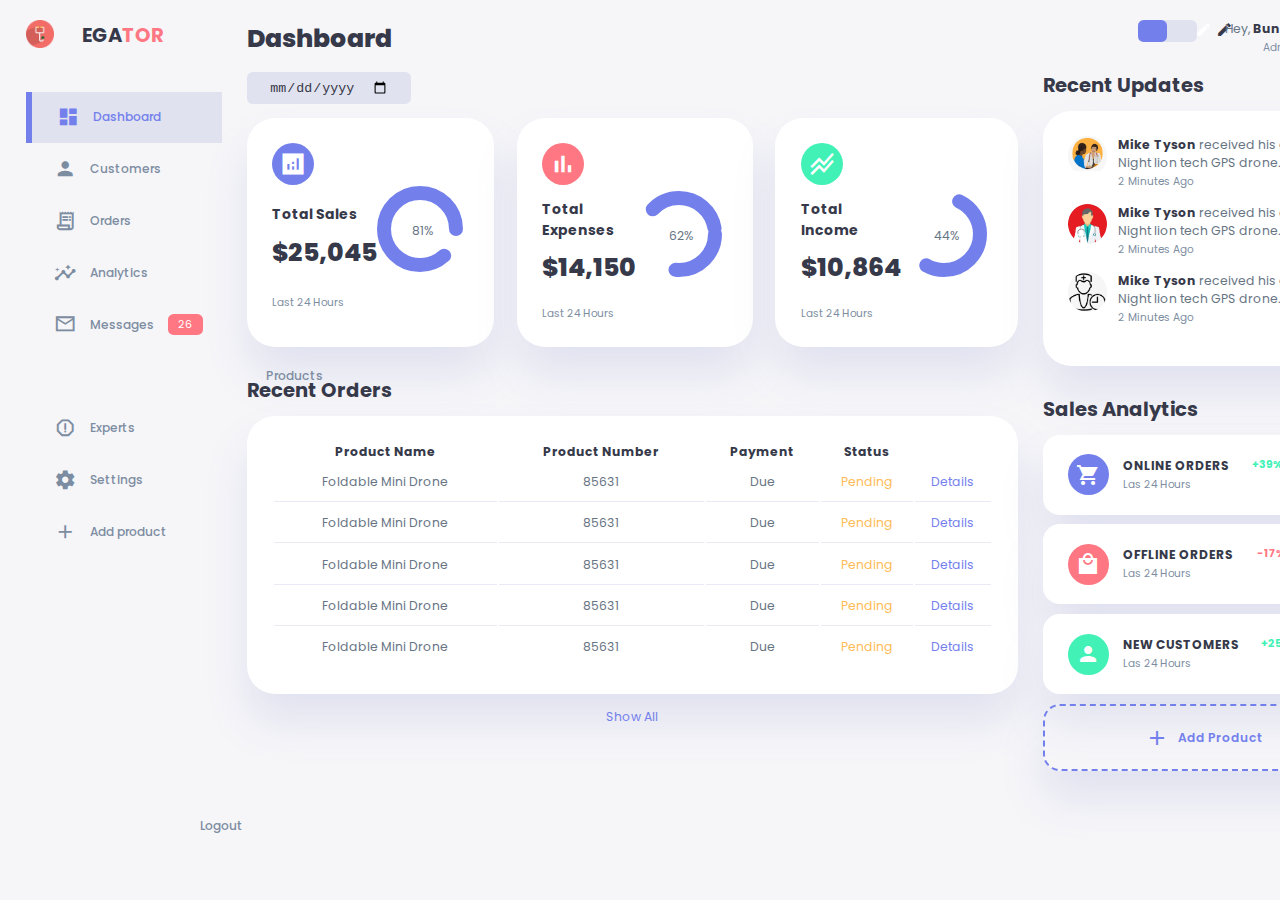
<file: index.html>
<!DOCTYPE html>
<html lang="en">
<head>
    <meta charset="UTF-8">
    <meta http-equiv="X-UA-Compatible" content="IE=edge">
    <meta name="viewport" content="width=device-width, initial-scale=1.0">
    <title>Document</title>
    
    <!--Material icon-->
    
    <link href="https://fonts.googleapis.com/icon?family=Material+Icons+Sharp"
    rel="stylesheet">
    
    <!--Stylesheet-->
    <link rel="stylesheet" href="egator2.css">
</head>
<body>
    <div class="container">
        <aside>
            <div class="top">
                <div class="logo">
                    <img src="images/doctor-icon.png" alt="logo">
                    <h2>EGA<span class="danger">TOR</span></h2>
                </div>
                <div class="close" id="close-btn">
                    <span class="material-icons-sharp">
                        close
                    </span>
                </div>
            </div> 
            <div class="sidebar">
                <a href="#" class="active">
                    <span class="material-icons-sharp">
                        dashboard
                    </span>
                    <h3>Dashboard</h3>
                </a>
                <a href="#">
                    <span class="material-icons-sharp">
                        person
                    </span>
                    <h3>Customers</h3>
                </a>
                <a href="#">
                    <span class="material-icons-sharp">
                        receipt_long
                    </span>
                    <h3>Orders</h3>
                </a>
                <a href="#">
                    <span class="material-icons-sharp">
                        insights
                    </span>
                    <h3>Analytics</h3>
                </a>
                <a href="#">
                    <span class="material-icons-sharp">
                        mail_outline
                    </span>
                    <h3>Messages</h3>
                    <span class="message-count">26</span>
                </a>
                <a href="#">
                    <span class="material-icons-sharp">
                        inventory
                    </span>
                    <h3>Products</h3>
                </a>
                <a href="#">
                    <span class="material-icons-sharp">
                        report_gmailerrorred
                    </span>
                    <h3>Experts</h3>
                </a>
                <a href="#">
                    <span class="material-icons-sharp">
                        settings
                    </span>
                    <h3>Settings</h3>
                </a>
                <a href="#">
                    <span class="material-icons-sharp">
                        add
                    </span>
                    <h3>Add product</h3>
                </a>
                <a href="#">
                    <span class="material-icons-sharp">
                        logout
                    </span>
                    <h3>Logout</h3>
                </a> 
            </div>
        </aside>
        <!-- end of aside -->
        <main>
            <h1>Dashboard</h1>
            <div class="date">
                <input type="date">
            </div>
            <div class="insight">
                <div class="sales">
                    <span class="material-icons-sharp">analytics</span>
                    <div class="middle">
                        <div class="left">
                            <h3>Total Sales</h3>
                            <h1>$25,045</h1>
                        </div>
                        <div class="progress">
                            <svg>
                                <circle cx='38' cy='39' r='36'></circle>
                            </svg>
                            <div class="number">
                                <p>81%</p>
                            </div>
                        </div>
                    </div>
                    <small class="text-muted">Last 24 Hours</small>
                </div>
                <!-- end of sales -->
                <div class="expenses">
                    <span class="material-icons-sharp" >bar_chart</span>
                    <div class="middle">
                        <div class="left">
                            <h3>Total Expenses</h3>
                            <h1>$14,150</h1>
                        </div>
                        <div class="progress">
                            <svg>
                                <circle cx='38' cy='39' r='36'></circle>
                            </svg>
                            <div class="number">
                                <p>62%</p>
                            </div>
                        </div>
                    </div>
                    <small class="text-muted">Last 24 Hours</small>
                </div>
                <!-- end of expenses -->
                <div class="income">
                    <span class="material-icons-sharp">stacked_line_chart</span>
                    <div class="middle">
                        <div class="left">
                            <h3>Total Income</h3>
                            <h1>$10,864</h1>
                        </div>
                        <div class="progress">
                            <svg>
                                <circle cx='38' cy='39' r='36'></circle>
                            </svg>
                            <div class="number">
                                <p>44%</p>
                            </div>
                        </div>
                    </div>
                    <small class="text-muted">Last 24 Hours</small>
                </div>
                <!-- end of income -->
            </div>
            <!-- -------------------end of insight----------------- -->
            <div class="recent-orders">
                <h2>Recent Orders</h2>
                <table>
                    <thead>
                        <tr>
                            <th>Product Name</th>
                            <th>Product Number</th>
                            <th>Payment</th>
                            <th>Status</th>
                            <th></th>
                        </tr>
                    </thead>
                    <tbody>
                        <tr>
                            <td>Foldable Mini Drone</td>
                            <td>85631</td>
                            <td>Due</td>
                            <td class="warning">Pending</td>
                            <td class="primary">Details</td>
                        </tr>
                        <tr>
                            <td>Foldable Mini Drone</td>
                            <td>85631</td>
                            <td>Due</td>
                            <td class="warning">Pending</td>
                            <td class="primary">Details</td>
                        </tr>
                        <tr>
                            <td>Foldable Mini Drone</td>
                            <td>85631</td>
                            <td>Due</td>
                            <td class="warning">Pending</td>
                            <td class="primary">Details</td>
                        </tr>
                        <tr>
                            <td>Foldable Mini Drone</td>
                            <td>85631</td>
                            <td>Due</td>
                            <td class="warning">Pending</td>
                            <td class="primary">Details</td>
                        </tr>
                        <tr>
                            <td>Foldable Mini Drone</td>
                            <td>85631</td>
                            <td>Due</td>
                            <td class="warning">Pending</td>
                            <td class="primary">Details</td>
                        </tr>
                    </tbody>
                </table>
                <a href="#">Show All</a>
            </div>
        </main>
        <!-- -------------END OF MAIN--------------- -->
        <div class="right">
            <div class="top">
                <button id="menu-btn">
                    <span class="material-icons-sharp">menu</span>
                </button>
                <div class="theme-toggler">
                    <span class="material-icons-sharp active">light_mode</span>
                    <span class="material-icons-sharp">dark_mode</span>
                </div>
                <div class="profile">
                    <div class="info">
                        <p>Hey, <b>Bunmi</b></p>
                        <small class="text-muted">Admin</small>
                    </div>
                    <div class="profile-photo">
                        <img src="images/bunmi.jpg" alt="logo"> 
                    </div>
                </div>
            </div>
            <!-- END OF TOP -->
          <div class="recent-updates">
              <h2>Recent Updates</h2>
              <div class="updates">
                  <div class="update">
                    <div class="profile-photo">
                        <img src="images/images (6).jpg" alt="logo"> 
                    </div>
                    <div class="message">
                        <p><b>Mike Tyson</b> received his order of Night lion tech GPS drone.</p>
                        <small class="text-muted">2 Minutes Ago</small>
                    </div>
                  </div>
                  <div class="update">
                    <div class="profile-photo">
                        <img src="images/images (15).jpg" alt="logo"> 
                    </div>
                    <div class="message">
                        <p><b>Mike Tyson</b> received his order of Night lion tech GPS drone.</p>
                        <small class="text-muted">2 Minutes Ago</small>
                    </div>
                  </div>
                  <div class="update">
                    <div class="profile-photo">
                        <img src="images/images.png" alt="logo"> 
                    </div>
                    <div class="message">
                        <p><b>Mike Tyson</b> received his order of Night lion tech GPS drone.</p>
                        <small class="text-muted">2 Minutes Ago</small>
                    </div>
                  </div>
              </div>
          </div>
          <!-- ----------------END OF RECENT UPDATES----------------- -->
          <div class="sales-analytics">
              <h2>Sales Analytics</h2>
              <div class="item online">
                  <div class="icon">
                    <span class="material-icons-sharp">shopping_cart</span>
                  </div>
                  <div class="right">
                      <div class="info">
                          <h3>ONLINE ORDERS</h3> 
                          <small class="text-muted">Las 24 Hours</small>
                      </div>
                      <h5 class="success">+39%</h5>
                      <h3>3849</h3>
                  </div>
              </div>
              <div class="item offline">
                <div class="icon">
                  <span class="material-icons-sharp">local_mall</span>
                </div>
                <div class="right">
                    <div class="info">
                        <h3>OFFLINE ORDERS</h3> 
                        <small class="text-muted">Las 24 Hours</small>
                    </div>
                    <h5 class="danger">-17%</h5>
                    <h3>1100</h3>
                </div>
            </div>
            <div class="item customers">
                <div class="icon">
                  <span class="material-icons-sharp">person</span>
                </div>
                <div class="right">
                    <div class="info">
                        <h3>NEW CUSTOMERS</h3> 
                        <small class="text-muted">Las 24 Hours</small>
                    </div>
                    <h5 class="success">+25%</h5>
                    <h3>849</h3>
                </div>
            </div>
            <div class="item add-product">
                <div>
                    <span class="material-icons-sharp">add</span>
                    <h3>Add Product</h3>
                </div>
            </div>
          </div>
        </div>
    </div>
    <script src="egatororders.js"></script>
    <script src="egator.js"></script>
</body>
</html>
</file>
<file: egator2.css>
@import url('https://fonts.googleapis.com/css2?family=Poppins:wght@300;400;500;600;700;800&display=swap');


/*ROOT VARIABLEs*/
:root{
    --color-primary: #7380ec;
    --color-danger: #ff7782;
    --color-success: #41f1b6;
    --color-warning: #ffbb55;
    --color-white: #fff;
    --color-info-dark: #7d8da1;
    --color-info-light: #dce1eb;
    --color-dark: #363949;
    --color-light: rgba(132, 139, 200, 0.18);
    --color-primary-variant: #111e88;
    --color-dark-variant: #677483;
    --color-background: #f6f6f9;

    --card-border-radius: 2rem;
    --border-radius-1: 0.4rem;
    --border-radius-2: 0.8rem;
    --border-radius-3: 1.2rem;

    --card-padding: 1.8rem;
    --padding-1: 1.2rem;


    --box-shadow: 0 2rem 3rem var(--color-light);

}

/* ****************DARK THEME*********************** */

.dark-theme-variables{
    --color-background: #181a1e;
    --color-white: #202528;
    --color-dark: #edeffd;
    --color-dark-variant: #a3bdcc;
    --color-light: rgba(0, 0, 0, 0.4);
    --box-shadow: 0 2rem 3rem var(--color-light);
}

*{ 
    margin: 0;
    padding: 0;
    outline: 0;
    appearance: none;
    border: 0;
    text-decoration: none;
    list-style: none;
    box-sizing: border-box;    
}

html{
    font-size: 14px;

}

body{
    width: 100vw;
    height: 100vh;
    font-family: poppins, sans-serif;
    font-size: 0.88rem;
    background: var(--color-background);
    user-select: none;
    overflow-x: hidden;
    color: var(--color-dark);
}

.container{
    display: grid;
    width: 96%;
    margin: 0 auto;
    gap: 1.8rem;
    grid-template-columns: 14rem auto 23rem;
}

a{
    color: var(--color-dark);
}

img{
    display: block;
    width: 100%;
}

h1{
    font-weight: 800;
    font-size: 1.8rem;
}

h2{
    font-size: 1.4rem;
}

h3{
    font-size: 0.87rem;
}

h4{
    font-size: 00.8rem;
}

h5{
    font-size: 0.77rem;
}

small{
    font-size: 0.75rem;
}

.profile-photo{
    width: 2.8rem;
    height: 2.8rem;
    border-radius: 50%;
    overflow: hidden;
}

.text-muted{
    color: var(--color-info-dark);
}

p{
    color: var(--color-dark-variant);
}

b{
    color: var(--color-dark);
}

.primary{
    color: var(--color-primary);
}

.danger{
    color: var(--color-danger);
}

.success{
    color: var(--color-success);
}

.warning{
    color: var(--color-warning);
}

aside{
    height: 100vh;
    /* background: gray; */
}

aside .top{
    /* background: white; */
    display: flex;
    align-items: center;
    justify-content: space-between;
    margin-top: 1.4rem;
}

aside .logo{
    display: flex;
    gap: 2rem;
}

aside .logo img{
    width: 2rem;
    height: 2rem;
}

aside .close{
    display: none;
}

/* SIDEBAR */

aside .sidebar{ 
    display: flex;
    flex-direction: column;
    height: 86vh;
    position: relative;
    top: 3rem;
}

aside h3{
    font-weight: 500;
}

aside .sidebar a{
    display: flex;
    color: var(--color-info-dark);
    margin-left: 2rem;
    gap: 1rem;
    align-items: center;
    position: relative;
    height: 3.7rem;
    transition: all 300ms ease;
}

aside .sidebar a span{
    font-size: 1.6rem;
    transition: all 300ms ease;
}

aside .sidebar a:last-child{
    position: absolute;
    bottom: 1rem;
    width: 100%;
}

aside .sidebar a.active{
    background: var(--color-light);
    color: var(--color-primary);
    margin-left: 0;
}

aside .sidebar a.active:before{
   content: "";
   width: 6px;
   height: 100%;
   background: var(--color-primary);
}

aside .sidebar a.active span{
    color: var(--color-primary);
    margin-left: calc(1rem - 3px)
}

aside .sidebar a:hover{
    color: var(--color-primary);
}

aside .sidebar a:hover span{
    margin-left: 1rem;
}

aside .sidebar .message-count{
    background: var(--color-danger);
    color: var(--color-white);
    padding: 2px 10px;
    font-size: 11px;
    border-radius: var(--border-radius-1);
}

/* ****************** main ******************** */

main{
    margin-top: 1.4rem;
}

main .date{
    display: inline-block;
    background: var(--color-light);
    border-radius: var(--border-radius-1);
    margin-top: 1rem;
    padding: 0.5rem 1.6rem;
}

main .date input[type='date']{
    background: transparent;
    color: var(--color-dark);
}

main .insight{
    display: grid;
    grid-template-columns: repeat(3, 1fr);
    gap: 1.6rem;
}

main .insight > div{
    background: var(--color-white);
    padding: var(--card-padding);
    border-radius: var(--card-border-radius);
    margin-top: 1rem;
    box-shadow: var(--box-shadow);
    transition: all 300ms ease;
}

main .insight > div:hover{
    box-shadow: none;
}

main .insight > div span{
    background: var(--color-primary);
    padding: 0.5rem;
    border-radius: 50%;
    color: var(--color-white);
    font-size: 2rem;
}

main .insight .expenses span{
    background: var(--color-danger);
}

main .insight .income span{
    background: var(--color-success);
}

main .insight .middle{
    display: flex;
    align-items: center;
    justify-content: space-between;
}

main .insight h3{
    margin: 1rem 0 0.6rem;
    font-size: 1rem;
}

main .insight .progress{
    position: relative;
    width: 92px;
    height: 92px;
    border-radius: 50%;
}

main .insight svg{
    width: 7rem;
    height: 7rem;
}

main .insight svg circle{
    fill: none;
    stroke: var(--color-primary);
    stroke-width: 14;
    stroke-linecap: round;
    transform: translate(5px, 5px);
    
}

main .insight .sales svg circle{
    stroke-dashoffset: -30;
    stroke-dasharray: 200;
}

main .insight .expenses svg circle{
    stroke-dashoffset: 20;
    stroke-dasharray: 80;
}

main .insight .income svg circle{
    stroke-dashoffset: 35;
    stroke-dasharray: 110;
}

main .insight .progress .number{
    position: absolute;
    top: 0;
    left: 0;
    height: 100%;
    width: 100%;
    display: flex;
    align-items: center;
    justify-content: center;
}

main .insight small{
    margin-top: 1.3rem;
    display: block;
}

/* *****************RECENT ORDERS********************* */

main .recent-orders{
    margin-top: 2rem;
}

main .recent-orders h2{
    margin-bottom: 0.8rem;
}

main .recent-orders table{
    background: var(--color-white);
    width: 100%;
    border-radius: var(--card-border-radius);
    padding: var(--card-padding);
    text-align: center;
    box-shadow: var(--box-shadow);
    transition: all 300ms ease;
}

main .recent-orders table:hover{
    box-shadow: none;
}

main table tbody td{
    height: 2.8rem;
    border-bottom: 1px solid var(--color-light);
    color: var(--color-dark-variant);
}

main table tbody tr:last-child td{
border: none;
}

main .recent-orders a{
    text-align: center;
    display: block;
    margin: 1rem auto;
    color: var(--color-primary);
}

/* ******RIGHT****** */

.right{
    margin-top: 1.4rem;
}

.right .top{
    display: flex;
    justify-content: end;
    gap: 2rem;    
} 

.right .top button{
    display: none;
}

.right .theme-toggler{
    background: var(--color-light);
    
    display: flex;
    justify-content: space-between;
    align-items: center;
    height: 1.6rem;
    width: 4.2rem;
    cursor: pointer;
    border-radius: var(--border-radius-1);
}

.right .theme-toggler span{
    font-size: 1.2rem;
    width: 50%;
    height: 100%;
    display: flex;
    align-items: center;
    justify-content: center;
}

.right .theme-toggler span.active{
    background: var(--color-primary);
    color: white;
    border-radius: var(--border-radius-1);
}

.right .top .profile{
    display: flex;
    gap: 2rem;
    text-align: right;
}

/* **********RECENT UPDATES********** */

.right .recent-updates{
    margin-top: 0.8rem;
}

.right .recent-updates h2{
    margin-bottom: 0.8rem;
}

.right .recent-updates .updates{
    background-color: var(--color-white);
    padding: var(--card-padding);
    border-radius: var(--card-border-radius);
    box-shadow: var(--box-shadow);
    transition: all 300ms ease;
}

.right .recent-updates .updates:hover{
    box-shadow: none;
}

.right .recent-updates .updates .update{
    display: grid;
    grid-template-columns: 2.6rem auto;
    gap: 1rem;
    margin-bottom: 1rem;
}

/* ************SALES ANALYTICS****************** */

.right .sales-analytics{
    margin-top: 2rem;
}

.right .sales-analytics h2{
    margin-bottom: 0.8rem;
}

.right .sales-analytics .item{
    background: var(--color-white);
    display: flex;
    align-items: center;
    gap: 1rem;
    margin-bottom: 0.7rem;
    padding: 1.4rem var(--card-padding);
    border-radius: var(--border-radius-3);
    box-shadow: var(--box-shadow);
    transition: all 300ms ease;
}

.right .sales-analytics .item:hover{
    box-shadow: none;
}

.right .sales-analytics .item .right{
    display: flex;
    justify-content: space-between;
    align-items: start;
    margin: 0;
    width: 100%;
}

.right .sales-analytics .item .icon{
    padding: 0.6rem;
    color: var(--color-white);
    border-radius: 50%;
    background: var(--color-primary);
    display: flex;
}

.right .sales-analytics .item.offline .icon{
    background: var(--color-danger);
}

.right .sales-analytics .item.customers .icon{
    background: var(--color-success);
}

.right .sales-analytics .add-product{
    background: transparent;
    border: 2px dashed var(--color-primary);
    color: var(--color-primary);
    display: flex;
    align-items: center;
    justify-content: center;
}

.right .sales-analytics .add-product div{
    display: flex;
    align-items: center;
    gap: 0.6rem;
}

.right .sales-analytics .add-product h3{
    font-weight: 600;
}

/* **************MEDIA QUERIES FOR LAPTOPS**************** */

@media screen and (max-width: 1200px) {
    .container{
        width: 94%;
        grid-template-columns:7rem auto 23rem ;
    }

    aside .logo h2{
        display: none;
    }

    aside .sidebar h3{ 
        display: none;
    }

    aside .sidebar a{ 
        width: 5.6rem;
    }

    aside .sidebar a:last-child{ 
        position: relative;
        margin-top: 1.8rem;
    }

    main .insight{
        grid-template-columns: 1fr;
        gap: 0;
    }

    main .recent-orders{
        width: 94%;
        position: absolute;
        left: 50%;
        transform: translateX(-50%);
        margin: 2rem 0 0 8.8rem;
    }

    main .recent-orders table{
        width: 83vw;
    }

    main table thead tr th:last-child, main table thead tr th:first-child{
        display: none;
    }

    main table tbody tr th:last-child, main table tbody tr th:first-child{
        display: none;
    }
}

/* **************MEDIA QUERIES FOR MOBILES AND SMALLER TABLETS**************** */

@media screen and (max-width: 768px) {
    .container{
        width: 100%;
        grid-template-columns: 1fr;
    }

    aside{
        position: fixed;
        left: -100%;
        background: var(--color-white);
        width: 18rem;
        z-index: 3;
        box-shadow: 1rem 3rem 4rem var(--color-light);
        height: 100vh;
        padding-right: var(--card-padding);
        display: none;
        animation: showMenu 400ms ease forwards;
    }

    @keyframes showMenu {
        to{
           left: 0; 
        }
    }

    aside .logo{
        margin-left: 1rem;
    }

    aside .logo h2{
        display: inline;
    }

    aside .sidebar h3{
        display: inline;
    }

    aside .sidebar a{
        width: 100%;
        height: 3.4rem;
    }

    aside .sidebar a:last-child{
        position: absolute;
        bottom: 5rem;
    }

    aside .close{
        display: inline-block;
        cursor: pointer;
    }

    main{
        margin-top: 8rem;
        padding: 0 1rem;
    }

    main .recent-orders{
        position: relative;
        margin: 3rem 0 0 0;
        width: 100%;
    }

    main .recent-orders table{
        width: 100%;
        margin: 0;
    }

    .right{
        width: 94%;
        margin: o auto 4rem;
    }

    .right .top{
        position: fixed;
        top: 0;
        left: 0;
        align-items: center;
        padding: 0 0.8rem;
        height: 4.6rem;
        background: var(--color-white);
        width: 100%;
        margin: 0;
        z-index: 2;
        box-shadow: 0 1rem 1rem var(--color-light);
    }

    .right .top .theme-toggler{
        width: 4.4rem;
        position: absolute;
        left: 66%;
    }

    .right .profile .info{
        display: none;
    }

    .right .profile .profile-photo{
        display: none;
    }

    .right .top button{
        display: inline-block;
        background: transparent;
        cursor: pointer;
        color: var(--color-dark);
        position: absolute;
        left: 1rem;
    }

    .right .top button span{
        font-size: 2rem;
    }

    
}
</file>
